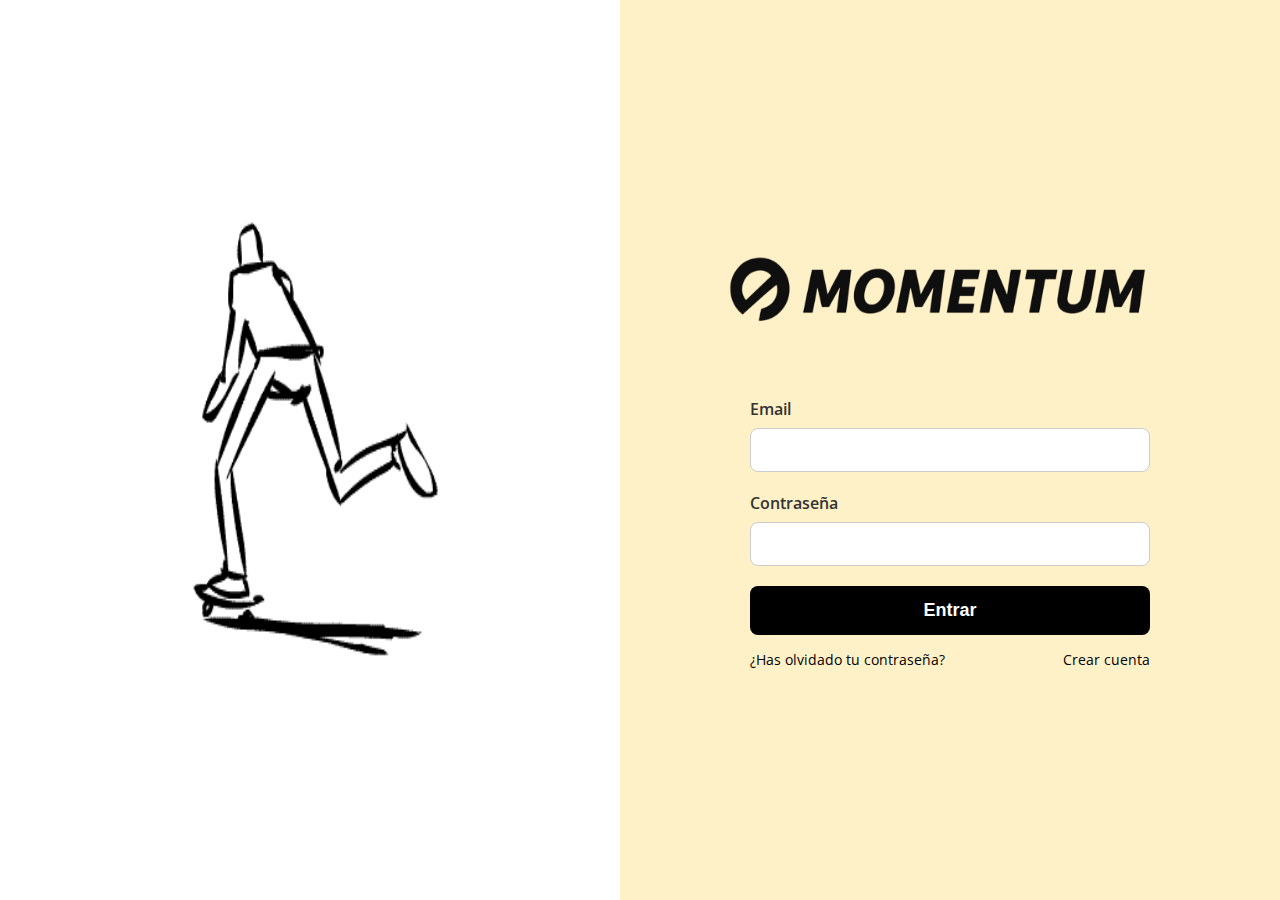
<file: logIn/index.html>
<!DOCTYPE html>
<html lang="en">
<head>
    <meta charset="utf-8">
    <link rel="stylesheet" href="/logIn/styles.css">
    <link href="https://fonts.googleapis.com/css2?family=Open+Sans:wght@400;600;700&display=swap" rel="stylesheet">
    <meta name="viewport" content="width=device-width, initial-scale=1.0">
    <link rel="icon" type="image/x-icon" href="/Icono Logo Negro PNG.png">
    <title>Log In</title>
</head>
<body>

<div class="split-container">
    <div class="left-half">
        <img src="GIF Log In.gif" alt="Gif de un Stickman haciendo skate" style="width: 727px; height: 529px;">
    </div>
    <div class="right-half">
        <div class="logoCompleto">
            <img src="Logo Negro.png" alt="Logo de la marca">
        </div>

        <form class="login-form">
            <label for="email">Email</label>
            <input type="email" id="email" name="email" class="input-field" required>

            <label for="password">Contraseña</label>
            <input type="password" id="password" name="password" class="input-field" required>

            <button type="submit" class="login-button">Entrar</button>

            <div class="links-container">
                <a href="#">¿Has olvidado tu contraseña?</a>
                <a href="/signIn/index.html">Crear cuenta</a>
            </div>
        </form>
    </div>
</div>

</body>
</html>
</file>
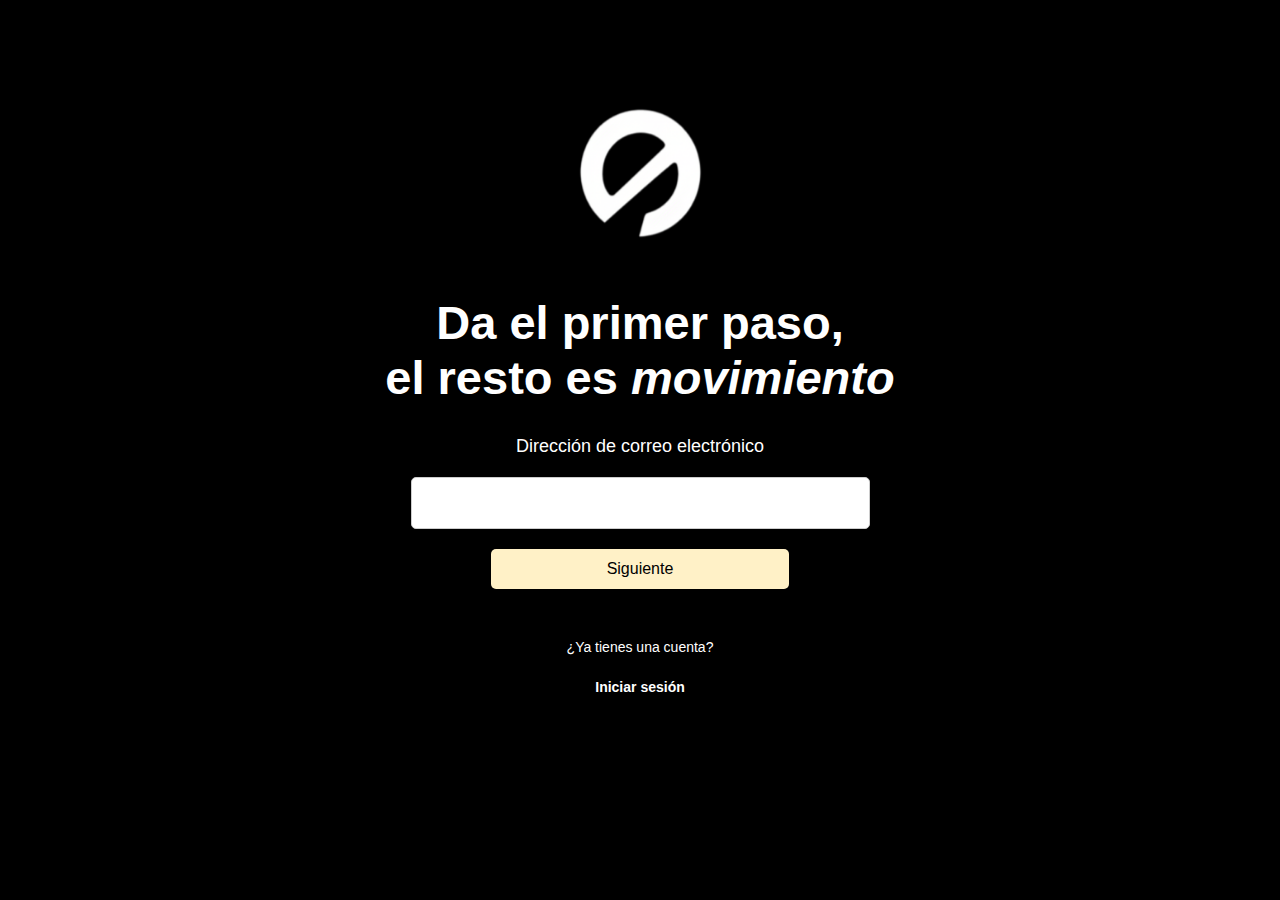
<file: signIn/index.html>
<!DOCTYPE html>
<html lang="es">
    <head>
        <meta charset="utf-8">  
        <link rel="stylesheet" href="/signIn/styles.css">
        <link href="https://fonts.googleapis.com/css2?family=Open+Sans:wght@400;600;700&display=swap" rel="stylesheet">
        <meta name="viewport" content="width=device-width, initial-scale=1.0">
        <link rel="icon" type="image/x-icon" href="/Icono Logo Negro PNG.png">
        <title>Iniciar Sesión</title>
    </head>
    <body>
        <img class="logo" src="/signIn/Logo Blanco.png" alt="Logo de la aplicación">
        <h1><b>Da el primer paso,<br> el resto es <i>movimiento</i></b></h1>
        <p>Dirección de correo electrónico</p>
        <form action="/signIn/signIn.php method="POST>
            <input class="input-email" type="email" name="email">
        </form>
        <button class="button-next" onclick="location.href='/frontend/signIn/password.html'">Siguiente</button>
        <p class="text-bottom" style="font-size: 14px; margin-top: 50px;">¿Ya tienes una cuenta?</p>
        <div style="display: flex; justify-content: center;">
            <a class="text-bottom" href="/frontend/logIn/index.html" style="font-size: 14px; color: #FFFFFF; text-decoration: none; margin-top: 10px; text-align: center; font-weight: bold;">Iniciar sesión</a>
        </div>
    </body>
</html>
</file>
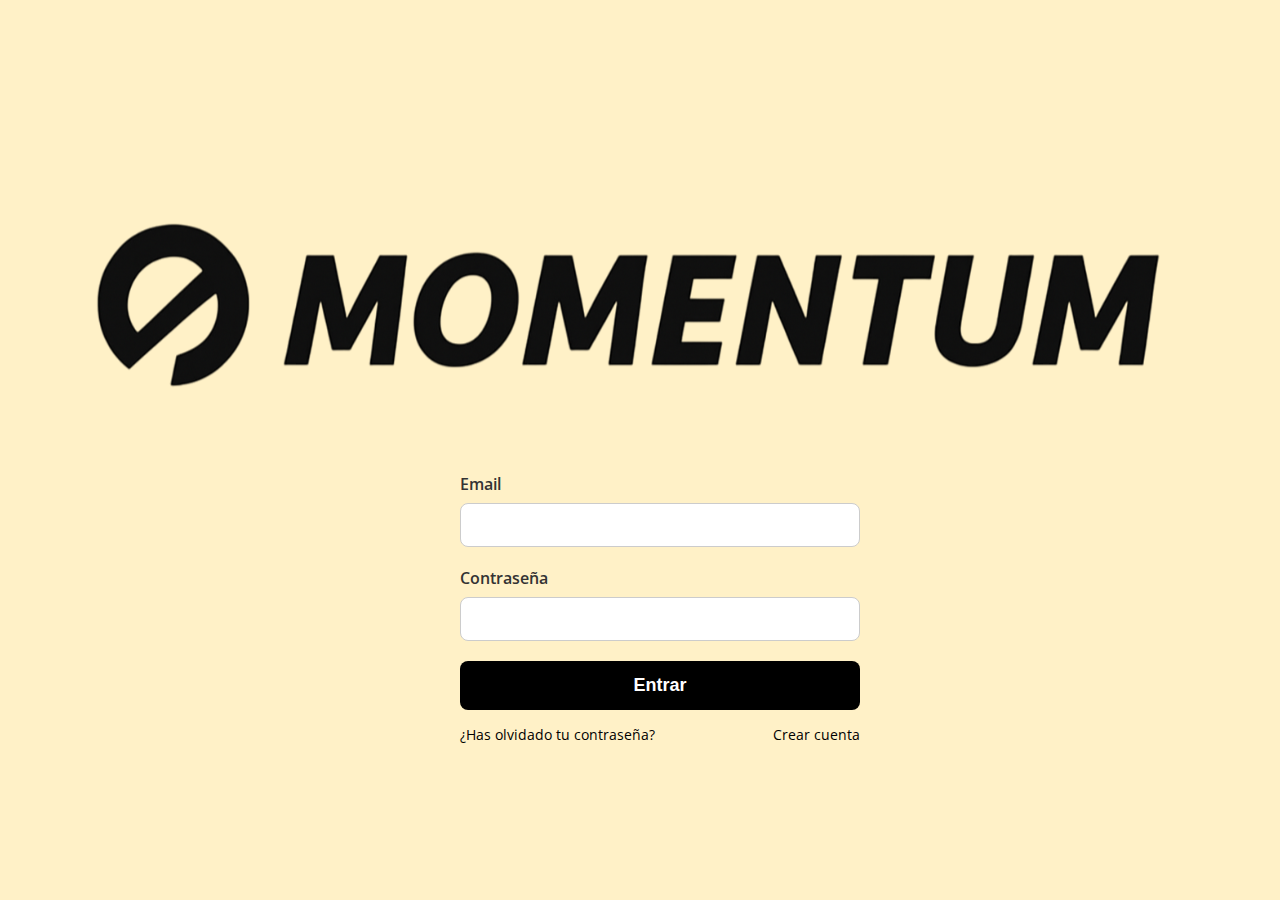
<file: authentication/logIn/index.html>
<!DOCTYPE html>
<html lang="en">
<head>
    <meta charset="utf-8">
    <link rel="stylesheet" href="/authentication/logIn/styles.css">
    <link href="https://fonts.googleapis.com/css2?family=Open+Sans:wght@400;600;700&display=swap" rel="stylesheet">
    <meta name="viewport" content="width=device-width, initial-scale=1.0">
    <link rel="icon" type="image/x-icon" href="/Icono Logo Negro PNG.png">
    <title>Log In</title>
</head>
<body>

<div class="split-container">
    <div class="left-half">
        <img src="GIF Log In.gif" alt="Gif de un Stickman haciendo skate" style="width: 727px; height: 529px;">
    </div>
    <div class="right-half">
        <div class="logoCompleto">
            <img src="Black Logo.png" alt="Logo de la marca">
        </div>

        <form class="login-form">
            <label for="email">Email</label>
            <input type="email" id="email" name="email" class="input-field" required>

            <label for="password">Contraseña</label>
            <input type="password" id="password" name="password" class="input-field" required>

            <button type="submit" class="login-button">Entrar</button>

            <div class="links-container">
                <a href="/authentication/lostPassword/index.html">¿Has olvidado tu contraseña?</a>
                <a href="/authentication/signIn/index.html">Crear cuenta</a>
            </div>
        </form>
    </div>
</div>

</body>
</html>
</file>
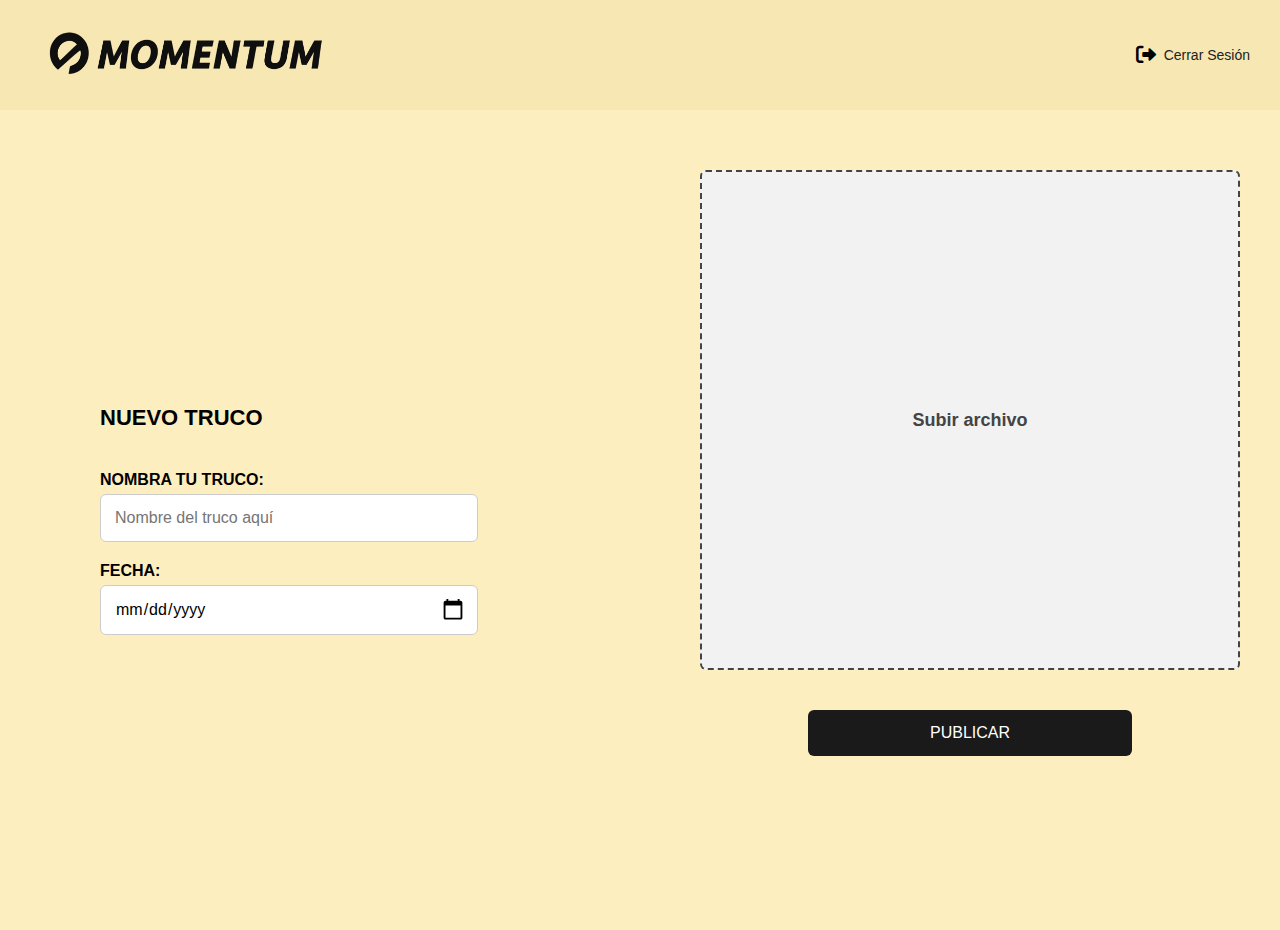
<file: app/Views/tricks/add.html>
<!--Este archivo se llamaba index.html y estaba en /addTrick-->
<!DOCTYPE html>
<html lang="es">
<head>
    <meta charset="UTF-8">
    <meta name="viewport" content="width=device-width, initial-scale=1.0">
    <title>Momentum - Nuevo Truco</title>
    <link rel="stylesheet" href="/public/assets/css/addTrick.css">
    <link rel="stylesheet" href="https://cdnjs.cloudflare.com/ajax/libs/font-awesome/6.0.0-beta3/css/all.min.css">
</head>

<body>
    <header class="header">
        <img src="/public/assets/img/Black Logo.png" alt="Momentum Logo" class="logo">

        <div class="user-area">
            <i class="fas fa-sign-out-alt"></i>
            <a href="/app/Controllers/AuthLogin.php" class="logout-link">Cerrar Sesión</a>
        </div>
    </header>

    <main class="main-container">

        <!-- IZQUIERDA -->
        <section class="form-container">
            <h2>NUEVO TRUCO</h2>

            <label>NOMBRA TU TRUCO:</label>
            <input type="text" placeholder="Nombre del truco aquí">

            <label>FECHA:</label>
            <input type="date" class="date-big">
        </section>

        <!-- DERECHA -->
        <section class="preview-container">

            <!-- Caja subir archivo -->
            <label for="file-input" class="upload-box">
                <span>Subir archivo</span>
            </label>

            <!-- Input real oculto -->
            <input type="file" id="file-input" accept="image/*" hidden>

            <!-- Imagen preview -->
            <img id="preview-img" class="preview-img" style="display:none;">

            <button class="publish-btn">PUBLICAR</button>
        </section>
    </main>

    <!-- SCRIPT PARA PREVIEW -->
    <script>
        const fileInput = document.getElementById("file-input");
        const previewImg = document.getElementById("preview-img");

        fileInput.addEventListener("change", function() {
            const file = this.files[0];
            if (file) {
                previewImg.style.display = "block";
                previewImg.src = URL.createObjectURL(file);

                // Oculta la caja de subida
                document.querySelector(".upload-box").style.display = "none";
            }
        });
    </script>

</body>
</html>
</file>
<file: logIn/styles.css>
html, body {
        height: 100%;
        margin: 0;
        padding: 0;
        overflow: hidden;
        box-sizing: border-box;
        font-family: 'Open Sans', sans-serif;
    }

    .split-container {
        display: flex;
        height: 100vh;
        width: 100vw;
    }

    .left-half {
        flex: 1;
        background: #fff;
        display: flex;
        justify-content: center;
        align-items: center;
    }
    .left-half img {
        max-width: 80%;
        height: auto;
    }

    .right-half {
        flex: 1;
        background: #fff1c7;
        display: flex;
        flex-direction: column;
        align-items: center;  
        justify-content: center; 
        padding: 20px;
    }
    .logoCompleto img {
        width: 100%;
        max-width: 500px; 
        height: auto;
        margin-bottom: 40px; 
    }

    
    .login-form {
        display: flex;
        flex-direction: column;
        width: 100%;
        max-width: 400px; 
    }
    .login-form label {
        font-size: 16px;
        font-weight: 600;
        margin-bottom: 8px;
        color: #333;
    }
    .input-field {
        padding: 12px;
        margin-bottom: 20px;
        border: 1px solid #ccc;
        border-radius: 8px;
        font-size: 16px;
    }
    .login-button {
        padding: 14px;
        border: none;
        border-radius: 8px;
        background-color: #000;
        color: #fff;
        font-size: 18px;
        font-weight: 700;
        cursor: pointer;
        transition: background-color 0.3s;
    }
    .login-button:hover {
        background-color: #333;
    }
    .links-container {
        display: flex;
        justify-content: space-between;
        margin-top: 15px;
    }
    .links-container a {
        color: #000;
        text-decoration: none;
        font-size: 14px;
    }
    .links-container a:hover {
        text-decoration: underline;
    }
</file>
<file: signIn/styles.css>
body {
    font-family: 'OpenSans', sans-serif;
    background-color: #000000;
    margin: 0;
    padding: 0;    
}

h1 {
    color: #FFFFFF;
    text-align: center;
    margin-top: 50px;
    font-size: 47px;
}

.logo {
    display: block;
    margin: 20px auto;
    width: 137px;
    height: 145px;
    border-radius: 10px; 
    margin-top: 100px;
}

p {
    color: #FFFFFF;
    text-align: center;
    font-size: 18px;
    margin-top: 75  px;
    font-family: 'OpenSans', sans-serif;
}

form {
    display: flex;
    flex-direction: column;
    align-items: center;
    margin-top: 20px;
}

button {
    background-color: #fff1c7;
    color: #000000;
    border: none;
    padding: 10px 20px;
    border-radius: 5px;
    cursor: pointer;
    font-size: 16px;
    margin-top: 20px;
    text-align: center;
    width: 298px;
    height: 40px;
    display: block;
    margin-left: auto;
    margin-right: auto;
}

    .input-email {
        width: 437px;
        height: 30px;
        border-radius: 5px;
        border: 1px solid #CCCCCC;
        padding: 10px;
        font-size: 18px;
        font-family: 'OpenSans', sans-serif;
    }
</file>
<file: authentication/logIn/styles.css>
html, body {
        height: 100%;
        margin: 0;
        padding: 0;
        overflow: hidden;
        box-sizing: border-box;
        font-family: 'Open Sans', sans-serif;
    }

    .split-container {
        display: flex;
        height: 100vh;
        width: 100vw;
    }

    .left-half {
        flex: 1;
        background: #fff;
        display: flex;
        justify-content: center;
        align-items: center;
    }
    .left-half img {
        max-width: 80%;
        height: auto;
    }

    .right-half {
        flex: 1;
        background: #fff1c7;
        display: flex;
        flex-direction: column;
        align-items: center;  
        justify-content: center; 
        padding: 20px;
    }
    .logoCompleto svg {
    width: 100%;
    max-width: 500px; 
    height: auto;
    margin-bottom: 40px; 
}

    
    .login-form {
        display: flex;
        flex-direction: column;
        width: 100%;
        max-width: 400px; 
    }
    .login-form label {
        font-size: 16px;
        font-weight: 600;
        margin-bottom: 8px;
        color: #333;
    }
    .input-field {
        padding: 12px;
        margin-bottom: 20px;
        border: 1px solid #ccc;
        border-radius: 8px;
        font-size: 16px;
    }
    .login-button {
        padding: 14px;
        border: none;
        border-radius: 8px;
        background-color: #000;
        color: #fff;
        font-size: 18px;
        font-weight: 700;
        cursor: pointer;
        transition: background-color 0.3s;
    }
    .login-button:hover {
        background-color: #333;
    }
    .links-container {
        display: flex;
        justify-content: space-between;
        margin-top: 15px;
    }
    .links-container a {
        color: #000;
        text-decoration: none;
        font-size: 14px;
    }
    .links-container a:hover {
        text-decoration: underline;
    }
    /* Animación del logo */
.logo-animate {
    animation: slideInPopSVG 0.8s cubic-bezier(0.68, -0.55, 0.265, 1.55) forwards;
    opacity: 0;
    transform: translateX(-100px);
}

.logo-animate path,
.logo-animate g {
    animation: fadeInElements 0.6s ease-out forwards;
    animation-delay: 0.3s;
    opacity: 0;
}

@keyframes slideInPopSVG {
    0% {
        opacity: 0;
        transform: translateX(-100px) scale(0.8);
    }
    60% {
        transform: translateX(10px) scale(1.05);
    }
    100% {
        opacity: 1;
        transform: translateX(0) scale(1);
    }
}

@keyframes fadeInElements {
    to {
        opacity: 1;
    }
}
</file>
<file: public/assets/css/addTrick.css>
/*Este archivo antes se llamaba styles.css y estaba en /addTrick */

/* —————— RESET —————— */
* {
    margin: 0;
    padding: 0;
    box-sizing: border-box;
    font-family: 'Open Sans', sans-serif;
}

/* —————— HEADER —————— */
.header {
    width: 100%;
    background: #f7e7b2;
    padding: 15px 30px;
    display: flex;
    align-items: center;
    justify-content: space-between;
}

.logo {
    height: 80px;
}

.user-area {
    display: flex;
    align-items: center;
    gap: 8px;
}

.user-area i {
    font-size: 20px;
}

.logout-link {
    font-size: 14px;
    color: #222;
    text-decoration: none;
}

.logout-link:hover {
    text-decoration: underline;
}

/* —————— CONTENEDOR PRINCIPAL —————— */
.main-container {
    display: flex;
    padding: 40px;
    background: #fdeebf;
    min-height: calc(100vh - 80px);
}

/* —————— FORMULARIO —————— */
.form-container {
    flex: 1;
    padding: 20px 60px;
    display: flex;
    flex-direction: column;
    justify-content: center;
}

.form-container h2 {
    margin-bottom: 20px;
    font-size: 22px;
}

label {
    display: block;
    font-weight: bold;
    margin-top: 20px;
    margin-bottom: 5px;
}

input[type="text"],
input[type="date"] {
    width: 70%;
    padding: 14px;
    border: 1px solid #ccc;
    border-radius: 6px;
    font-size: 16px;
}

/* Agrandar el selector del calendario */
input[type="date"]::-webkit-calendar-picker-indicator {
    transform: scale(1.5);
    cursor: pointer;
}

/* —————— PREVIEW / IMAGEN —————— */
.preview-container {
    flex: 1;
    display: flex;
    flex-direction: column;
    align-items: center;
}

/* Caja de subir archivo */
.upload-box {
    width: 100%;
    height: 500px;
    border: 2px dashed #444;
    border-radius: 6px;
    background: #f2f2f2;
    display: flex;
    align-items: center;
    justify-content: center;
    font-size: 18px;
    color: #444;
    cursor: pointer;
    transition: 0.2s ease-in-out;
    margin-bottom: 40px;
}

.upload-box:hover {
    background: #e8e8e8;
}

/* Imagen preview */
.preview-img {
    width: 60%;
    height: 500px;
    border-radius: 6px;
    margin-bottom: 40px;
    object-fit: cover;
}

/* —————— BOTÓN PUBLICAR —————— */
.publish-btn {
    width: 60%;
    padding: 14px;
    font-size: 16px;
    background: #1a1a1a;
    color: white;
    border: none;
    border-radius: 6px;
    cursor: pointer;
}

.publish-btn:hover {
    background: #333;
}
</file>
